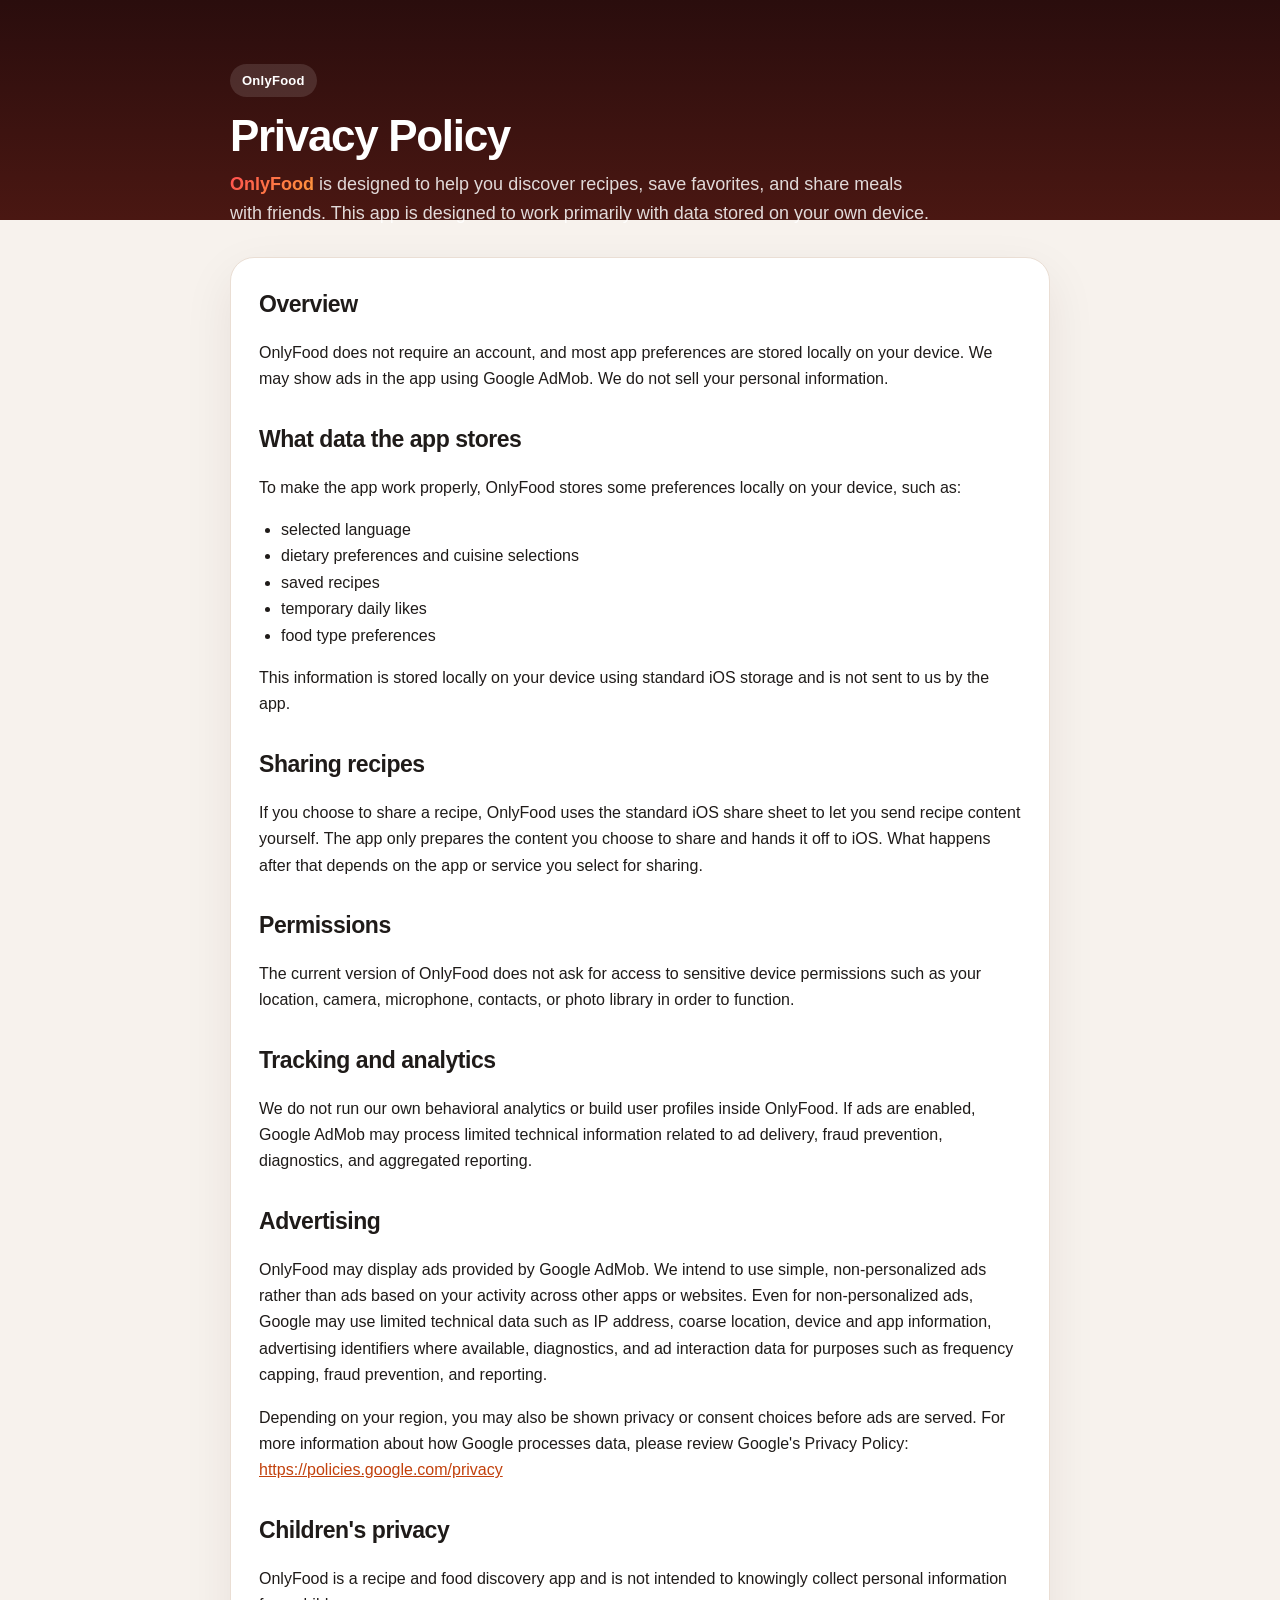
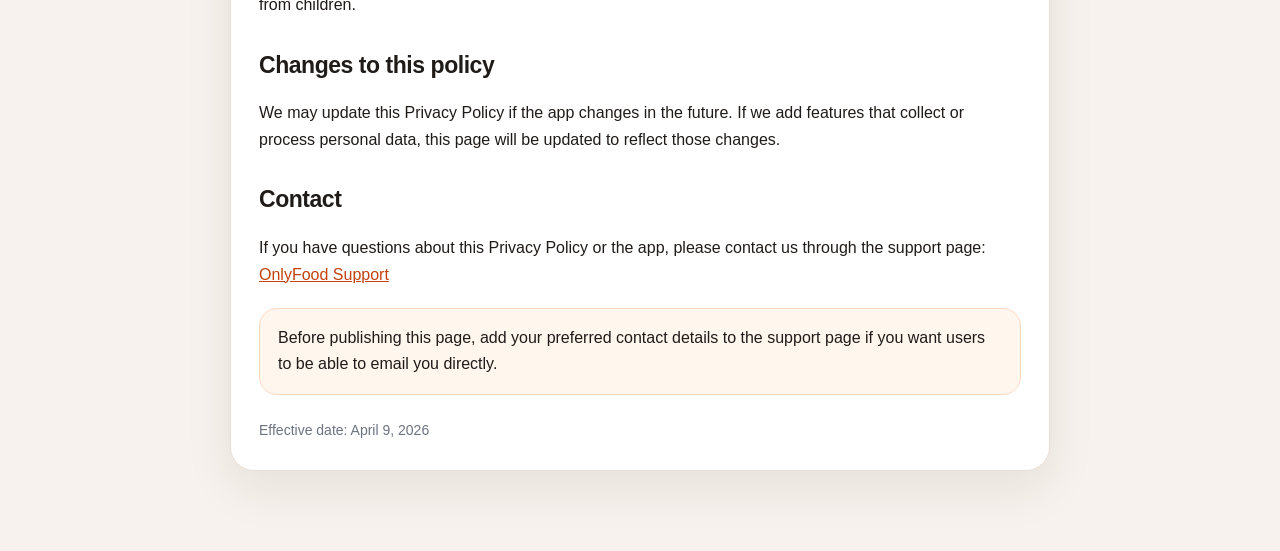
<file: privacy-policy.html>
<!DOCTYPE html>
<html lang="en">
<head>
  <meta charset="UTF-8">
  <meta name="viewport" content="width=device-width, initial-scale=1.0">
  <title>OnlyFood Privacy Policy</title>
  <style>
    :root {
      --bg: #f7f2ed;
      --card: #ffffff;
      --text: #1f1b19;
      --muted: #6b7280;
      --brand: #ff4f4f;
      --brand2: #ff9a3c;
      --border: #eaded4;
    }

    * { box-sizing: border-box; }

    body {
      margin: 0;
      font-family: -apple-system, BlinkMacSystemFont, "Segoe UI", sans-serif;
      background: linear-gradient(180deg, #2a0d0d 0%, #4a1712 220px, var(--bg) 220px);
      color: var(--text);
      line-height: 1.65;
    }

    .wrap {
      max-width: 860px;
      margin: 0 auto;
      padding: 40px 20px 80px;
    }

    .hero {
      color: #fff;
      padding: 24px 0 28px;
    }

    .eyebrow {
      display: inline-block;
      padding: 6px 12px;
      border-radius: 999px;
      background: rgba(255, 255, 255, 0.12);
      font-size: 13px;
      font-weight: 700;
      letter-spacing: 0.02em;
    }

    h1 {
      margin: 16px 0 10px;
      font-size: 44px;
      line-height: 1.05;
      letter-spacing: -0.03em;
    }

    .hero p {
      max-width: 700px;
      margin: 0;
      color: rgba(255, 255, 255, 0.84);
      font-size: 18px;
    }

    .card {
      background: var(--card);
      border: 1px solid var(--border);
      border-radius: 24px;
      padding: 28px;
      box-shadow: 0 18px 50px rgba(54, 24, 15, 0.08);
    }

    h2 {
      margin: 28px 0 10px;
      font-size: 23px;
      letter-spacing: -0.02em;
    }

    h2:first-child {
      margin-top: 0;
    }

    p, li {
      font-size: 16px;
    }

    ul {
      padding-left: 22px;
      margin: 10px 0 0;
    }

    .note {
      margin-top: 20px;
      padding: 16px 18px;
      border-radius: 18px;
      background: #fff6ed;
      border: 1px solid #ffd9bf;
    }

    .meta {
      margin-top: 24px;
      color: var(--muted);
      font-size: 14px;
    }

    a {
      color: #c2410c;
    }

    strong.brand {
      background: linear-gradient(135deg, var(--brand), var(--brand2));
      -webkit-background-clip: text;
      background-clip: text;
      color: transparent;
    }

    code {
      font-family: ui-monospace, SFMono-Regular, Menlo, monospace;
      background: #f5f5f4;
      padding: 2px 6px;
      border-radius: 8px;
      font-size: 0.92em;
    }
  </style>
</head>
<body>
  <div class="wrap">
    <section class="hero">
      <div class="eyebrow">OnlyFood</div>
      <h1>Privacy Policy</h1>
      <p>
        <strong class="brand">OnlyFood</strong> is designed to help you discover recipes,
        save favorites, and share meals with friends. This app is designed to work primarily
        with data stored on your own device.
      </p>
    </section>

    <main class="card">
      <h2>Overview</h2>
      <p>
        OnlyFood does not require an account, and most app preferences are stored locally on
        your device. We may show ads in the app using Google AdMob. We do not sell your
        personal information.
      </p>

      <h2>What data the app stores</h2>
      <p>
        To make the app work properly, OnlyFood stores some preferences locally on your device,
        such as:
      </p>
      <ul>
        <li>selected language</li>
        <li>dietary preferences and cuisine selections</li>
        <li>saved recipes</li>
        <li>temporary daily likes</li>
        <li>food type preferences</li>
      </ul>
      <p>
        This information is stored locally on your device using standard iOS storage and is not
        sent to us by the app.
      </p>

      <h2>Sharing recipes</h2>
      <p>
        If you choose to share a recipe, OnlyFood uses the standard iOS share sheet to let you
        send recipe content yourself. The app only prepares the content you choose to share and
        hands it off to iOS. What happens after that depends on the app or service you select
        for sharing.
      </p>

      <h2>Permissions</h2>
      <p>
        The current version of OnlyFood does not ask for access to sensitive device permissions
        such as your location, camera, microphone, contacts, or photo library in order to function.
      </p>

      <h2>Tracking and analytics</h2>
      <p>
        We do not run our own behavioral analytics or build user profiles inside OnlyFood.
        If ads are enabled, Google AdMob may process limited technical information related to
        ad delivery, fraud prevention, diagnostics, and aggregated reporting.
      </p>

      <h2>Advertising</h2>
      <p>
        OnlyFood may display ads provided by Google AdMob. We intend to use simple,
        non-personalized ads rather than ads based on your activity across other apps or
        websites. Even for non-personalized ads, Google may use limited technical data such as
        IP address, coarse location, device and app information, advertising identifiers where
        available, diagnostics, and ad interaction data for purposes such as frequency capping,
        fraud prevention, and reporting.
      </p>
      <p>
        Depending on your region, you may also be shown privacy or consent choices before ads
        are served. For more information about how Google processes data, please review
        Google's Privacy Policy:
        <a href="https://policies.google.com/privacy">https://policies.google.com/privacy</a>
      </p>

      <h2>Children's privacy</h2>
      <p>
        OnlyFood is a recipe and food discovery app and is not intended to knowingly collect
        personal information from children.
      </p>

      <h2>Changes to this policy</h2>
      <p>
        We may update this Privacy Policy if the app changes in the future. If we add features
        that collect or process personal data, this page will be updated to reflect those changes.
      </p>

      <h2>Contact</h2>
      <p>
        If you have questions about this Privacy Policy or the app, please contact us through the
        support page:
        <a href="./support.html">OnlyFood Support</a>
      </p>

      <div class="note">
        Before publishing this page, add your preferred contact details to the support page if you
        want users to be able to email you directly.
      </div>

      <div class="meta">
        Effective date: April 9, 2026
      </div>
    </main>
  </div>
</body>
</html>
</file>
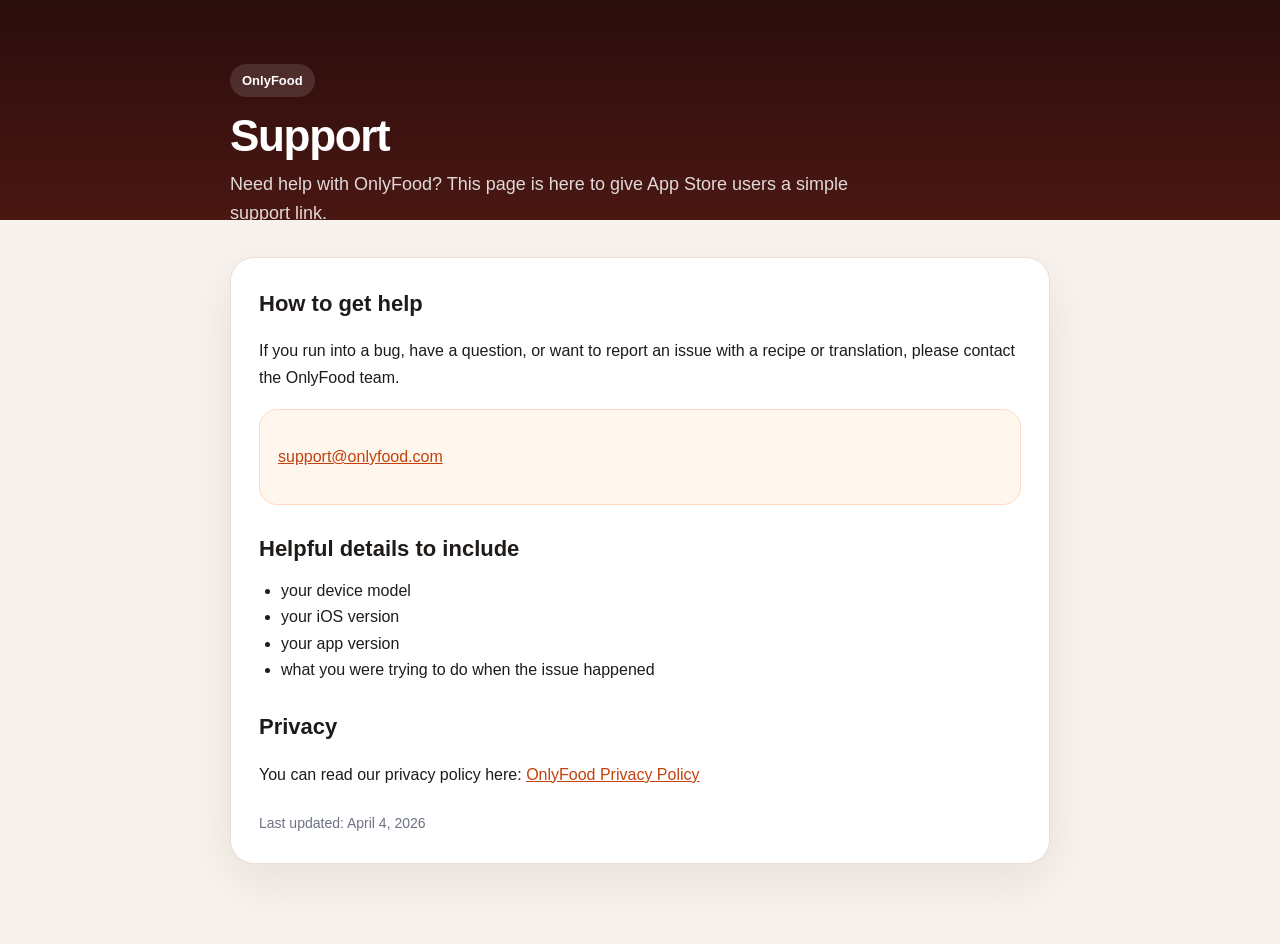
<file: support.html>
<!DOCTYPE html>
<html lang="en">
<head>
  <meta charset="UTF-8">
  <meta name="viewport" content="width=device-width, initial-scale=1.0">
  <title>OnlyFood Support</title>
  <style>
    :root {
      --bg: #f7f2ed;
      --card: #ffffff;
      --text: #1f1b19;
      --muted: #6b7280;
      --brand: #ff4f4f;
      --brand2: #ff9a3c;
      --border: #eaded4;
    }

    * { box-sizing: border-box; }

    body {
      margin: 0;
      font-family: -apple-system, BlinkMacSystemFont, "Segoe UI", sans-serif;
      background: linear-gradient(180deg, #2a0d0d 0%, #4a1712 220px, var(--bg) 220px);
      color: var(--text);
      line-height: 1.65;
    }

    .wrap {
      max-width: 860px;
      margin: 0 auto;
      padding: 40px 20px 80px;
    }

    .hero {
      color: #fff;
      padding: 24px 0 28px;
    }

    .eyebrow {
      display: inline-block;
      padding: 6px 12px;
      border-radius: 999px;
      background: rgba(255, 255, 255, 0.12);
      font-size: 13px;
      font-weight: 700;
    }

    h1 {
      margin: 16px 0 10px;
      font-size: 44px;
      line-height: 1.05;
      letter-spacing: -0.03em;
    }

    .hero p {
      margin: 0;
      max-width: 680px;
      color: rgba(255, 255, 255, 0.84);
      font-size: 18px;
    }

    .card {
      background: var(--card);
      border: 1px solid var(--border);
      border-radius: 24px;
      padding: 28px;
      box-shadow: 0 18px 50px rgba(54, 24, 15, 0.08);
    }

    h2 {
      margin: 26px 0 10px;
      font-size: 22px;
    }

    h2:first-child {
      margin-top: 0;
    }

    p, li {
      font-size: 16px;
    }

    ul {
      padding-left: 22px;
      margin: 10px 0 0;
    }

    .contact-box {
      margin-top: 18px;
      padding: 18px;
      border-radius: 18px;
      background: #fff6ed;
      border: 1px solid #ffd9bf;
    }

    a {
      color: #c2410c;
    }

    .meta {
      margin-top: 24px;
      color: var(--muted);
      font-size: 14px;
    }
  </style>
</head>
<body>
  <div class="wrap">
    <section class="hero">
      <div class="eyebrow">OnlyFood</div>
      <h1>Support</h1>
      <p>
        Need help with OnlyFood? This page is here to give App Store users a simple support link.
      </p>
    </section>

    <main class="card">
      <h2>How to get help</h2>
      <p>
        If you run into a bug, have a question, or want to report an issue with a recipe or
        translation, please contact the OnlyFood team.
      </p>

      <div class="contact-box">
       
        <p>
          <a href="mailto:carinarose90@gmail.com">support@onlyfood.com</a>
        </p>
      </div>

      <h2>Helpful details to include</h2>
      <ul>
        <li>your device model</li>
        <li>your iOS version</li>
        <li>your app version</li>
        <li>what you were trying to do when the issue happened</li>
      </ul>

      <h2>Privacy</h2>
      <p>
        You can read our privacy policy here:
        <a href="./privacy-policy.html">OnlyFood Privacy Policy</a>
      </p>

      <div class="meta">
        Last updated: April 4, 2026
      </div>
    </main>
  </div>
</body>
</html>
</file>
